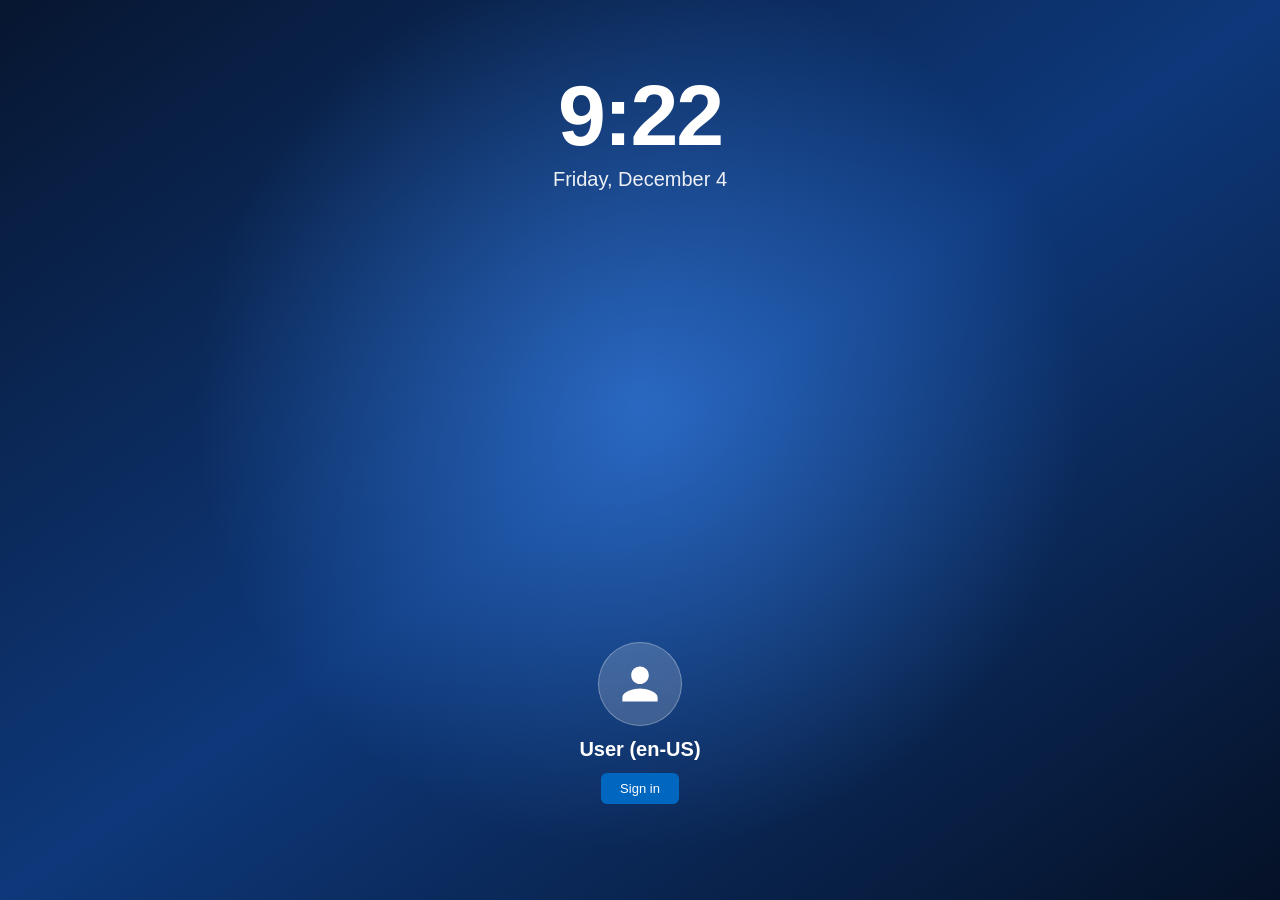
<file: en-US/index.html>
<!DOCTYPE html>
<html lang="en-US" data-theme="light">
<head>
  <meta charset="UTF-8" />
  <meta name="viewport" content="width=device-width, initial-scale=1.0" />
  <title>Windows 11 Simulator (en-US)</title>
  <link rel="stylesheet" href="css/style.css" />
</head>
<body>
  <!-- Night Light Overlay -->
  <div id="night-light-overlay"></div>
  <!-- Brightness Overlay -->
  <div id="brightness-overlay"></div>

  <!-- Lock Screen -->
  <div id="lock-screen" class="lock-screen active">
    <div class="lock-time-container">
      <div id="lock-time" class="lock-time">9:16</div>
      <div id="lock-date" class="lock-date">Wednesday, November 25</div>
    </div>
    <div class="lock-prompt" id="unlock-btn">
      <div class="user-avatar">
        <svg viewBox="0 0 24 24" width="44" height="44" fill="currentColor"><path d="M12 12c2.7 0 4.8-2.1 4.8-4.8S14.7 2.4 12 2.4 7.2 4.5 7.2 7.2 9.3 12 12 12zm0 2.4c-3.2 0-9.6 1.6-9.6 4.8v2.4h19.2v-2.4c0-3.2-6.4-4.8-9.6-4.8z"/></svg>
      </div>
      <div class="user-name">User (en-US)</div>
      <button class="win-btn primary" onclick="System.unlock()">Sign in</button>
    </div>
  </div>

  <!-- Desktop Environment -->
  <div id="desktop" class="desktop wallpaper-bloom">
    <!-- Desktop Icons Grid -->
    <div id="desktop-icons" class="desktop-icons"></div>

    <!-- Windows Layer -->
    <div id="windows-container" class="windows-container"></div>

    <!-- Desktop Context Menu -->
    <div id="context-menu" class="context-menu mica hidden">
      <div class="ctx-item" onclick="System.refreshDesktop()">
        <span>Refresh</span>
        <span class="shortcut">F5</span>
      </div>
      <div class="ctx-separator"></div>
      <div class="ctx-item" onclick="System.createDesktopFolder()">
        <span>New folder</span>
      </div>
      <div class="ctx-item" onclick="Apps.open('notepad')">
        <span>New text document</span>
      </div>
      <div class="ctx-separator"></div>
      <div class="ctx-item" onclick="System.cycleWallpaper()">
        <span>Next desktop background</span>
      </div>
      <div class="ctx-item" onclick="Apps.open('settings', {tab: 'personalization'})">
        <span>Personalize</span>
      </div>
    </div>

    <!-- Start Menu -->
    <div id="start-menu" class="start-menu mica hidden">
      <div class="start-search">
        <svg viewBox="0 0 24 24" width="16" height="16" fill="none" stroke="currentColor" stroke-width="2"><circle cx="11" cy="11" r="7"/><line x1="20" y1="20" x2="16.2" y2="16.2"/></svg>
        <input type="text" id="start-search-input" placeholder="Search for apps, settings, and documents" oninput="System.filterStartApps(this.value)" />
      </div>
      <div class="start-section-header">
        <span>Pinned</span>
        <span class="pill-badge">en-US</span>
      </div>
      <div id="start-pinned-grid" class="start-pinned-grid"></div>
      <div class="start-section-header">
        <span>Recommended</span>
      </div>
      <div id="start-recommended-list" class="start-recommended-list"></div>
      <div class="start-footer">
        <div class="start-user">
          <div class="mini-avatar">U</div>
          <span>Local Account (en-US)</span>
        </div>
        <div class="start-power-actions">
          <button class="icon-btn" title="Lock" onclick="System.lock()">
            <svg viewBox="0 0 24 24" width="18" height="18" fill="none" stroke="currentColor" stroke-width="2"><rect x="5" y="11" width="14" height="10" rx="2"/><path d="M8 11V7a4 4 0 0 1 8 0v4"/></svg>
          </button>
          <button class="icon-btn" title="Restart Simulator" onclick="location.reload()">
            <svg viewBox="0 0 24 24" width="18" height="18" fill="none" stroke="currentColor" stroke-width="2"><path d="M21 12a9 9 0 1 1-3-6.7L21 8"/><polyline points="21 3 21 8 16 8"/></svg>
          </button>
        </div>
      </div>
    </div>

    <!-- Quick Settings Flyout -->
    <div id="quick-settings" class="quick-settings mica hidden">
      <div class="qs-grid">
        <button class="qs-tile active" id="qs-wifi" onclick="System.toggleQuickTile('wifi')">
          <svg viewBox="0 0 24 24" width="18" height="18" fill="none" stroke="currentColor" stroke-width="2"><path d="M5 12.55a11 11 0 0 1 14.08 0"/><path d="M1.42 9a16 16 0 0 1 21.16 0"/><path d="M8.53 16.11a6 6 0 0 1 6.95 0"/><circle cx="12" cy="20" r="1"/></svg>
          <span>Wi-Fi</span>
        </button>
        <button class="qs-tile active" id="qs-bt" onclick="System.toggleQuickTile('bt')">
          <svg viewBox="0 0 24 24" width="18" height="18" fill="none" stroke="currentColor" stroke-width="2"><polyline points="6.5 6.5 17.5 17.5 12 23 12 1 17.5 6.5 6.5 17.5"/></svg>
          <span>Bluetooth</span>
        </button>
        <button class="qs-tile" id="qs-airplane" onclick="System.toggleQuickTile('airplane')">
          <svg viewBox="0 0 24 24" width="18" height="18" fill="none" stroke="currentColor" stroke-width="2"><path d="M17.8 19.2 16 11l3.5-3.5C21 6 21.5 4 21 3c-1-.5-3 0-4.5 1.5L13 8 4.8 6.2c-.5-.1-.9.1-1.1.5l-.3.5c-.2.5-.1 1 .3 1.3L9 12l-2 3H4l-1 1 3 2 2 3 1-1v-3l3-2 3.5 5.3c.3.4.8.5 1.3.3l.5-.2c.4-.3.6-.7.5-1.2z"/></svg>
          <span>Airplane mode</span>
        </button>
        <button class="qs-tile" id="qs-night" onclick="System.toggleNightLight()">
          <svg viewBox="0 0 24 24" width="18" height="18" fill="none" stroke="currentColor" stroke-width="2"><path d="M12 3a6 6 0 0 0 9 9 9 9 0 1 1-9-9Z"/></svg>
          <span>Night light</span>
        </button>
        <button class="qs-tile" id="qs-theme" onclick="System.toggleTheme()">
          <svg viewBox="0 0 24 24" width="18" height="18" fill="none" stroke="currentColor" stroke-width="2"><circle cx="12" cy="12" r="4"/><path d="M12 2v2M12 20v2M4.93 4.93l1.41 1.41M17.66 17.66l1.41 1.41M2 12h2M20 12h2M6.34 17.66l-1.41 1.41M19.07 4.93l-1.41 1.41"/></svg>
          <span id="qs-theme-label">Dark mode</span>
        </button>
        <button class="qs-tile" onclick="Apps.open('settings')">
          <svg viewBox="0 0 24 24" width="18" height="18" fill="none" stroke="currentColor" stroke-width="2"><circle cx="12" cy="12" r="3"/><path d="M19.4 15a1.65 1.65 0 0 0 .33 1.82l.06.06a2 2 0 1 1-2.83 2.83l-.06-.06a1.65 1.65 0 0 0-1.82-.33 1.65 1.65 0 0 0-1 1.51V21a2 2 0 0 1-4 0v-.09A1.65 1.65 0 0 0 9 19.4a1.65 1.65 0 0 0-1.82.33l-.06.06a2 2 0 1 1-2.83-2.83l.06-.06a1.65 1.65 0 0 0 .33-1.82 1.65 1.65 0 0 0-1.51-1H3a2 2 0 0 1 0-4h.09A1.65 1.65 0 0 0 4.6 9a1.65 1.65 0 0 0-.33-1.82l-.06-.06a2 2 0 1 1 2.83-2.83l.06.06a1.65 1.65 0 0 0 1.82.33H9a1.65 1.65 0 0 0 1-1.51V3a2 2 0 0 1 4 0v.09a1.65 1.65 0 0 0 1 1.51 1.65 1.65 0 0 0 1.82-.33l.06-.06a2 2 0 1 1 2.83 2.83l-.06.06a1.65 1.65 0 0 0-.33 1.82V9a1.65 1.65 0 0 0 1.51 1H21a2 2 0 0 1 0 4h-.09a1.65 1.65 0 0 0-1.51 1z"/></svg>
          <span>All settings</span>
        </button>
      </div>
      <div class="qs-sliders">
        <div class="qs-slider-row">
          <svg viewBox="0 0 24 24" width="18" height="18" fill="none" stroke="currentColor" stroke-width="2"><circle cx="12" cy="12" r="4"/><path d="M12 2v2M12 20v2M2 12h2M20 12h2"/></svg>
          <input type="range" min="30" max="100" value="100" oninput="System.setBrightness(this.value)" />
        </div>
        <div class="qs-slider-row">
          <svg viewBox="0 0 24 24" width="18" height="18" fill="none" stroke="currentColor" stroke-width="2"><polygon points="11 5 6 9 2 9 2 15 6 15 11 19 11 5"/><path d="M15.54 8.46a5 5 0 0 1 0 7.07"/><path d="M19.07 4.93a10 10 0 0 1 0 14.14"/></svg>
          <input type="range" min="0" max="100" value="75" id="volume-slider" oninput="document.getElementById('vol-pct').textContent = this.value + '%'" />
          <span id="vol-pct" class="slider-val">75%</span>
        </div>
      </div>
      <div class="qs-footer">
        <span>Battery: 94% remaining</span>
      </div>
    </div>

    <!-- Calendar & Notifications Flyout -->
    <div id="calendar-flyout" class="calendar-flyout mica hidden">
      <div class="notif-panel">
        <div class="notif-header">
          <span>Notifications</span>
          <button class="text-btn" onclick="System.clearNotifications()">Clear all</button>
        </div>
        <div id="notif-list" class="notif-list">
          <div class="notif-card">
            <div class="notif-title">Windows Security</div>
            <div class="notif-body">No actions needed. Regional locale set to English (United States) [en-US].</div>
          </div>
        </div>
      </div>
      <div class="cal-panel">
        <div id="cal-full-date" class="cal-full-date">Wednesday, November 25, 2026</div>
        <div id="cal-grid" class="cal-grid"></div>
      </div>
    </div>

    <!-- Toast Container -->
    <div id="toast-container" class="toast-container"></div>

    <!-- Taskbar -->
    <div id="taskbar" class="taskbar mica">
      <div class="taskbar-left">
        <button class="tb-widget-btn" onclick="System.notify('Weather (en-US)', '72°F Sunny • United States')" title="Weather">
          <span class="weather-sun">☀</span>
          <div class="weather-info">
            <span class="weather-temp">72°F</span>
            <span class="weather-desc">Sunny</span>
          </div>
        </button>
      </div>

      <div class="taskbar-center" id="taskbar-apps">
        <!-- Start Button -->
        <button class="tb-icon-btn" id="start-btn" title="Start" onclick="System.toggleFlyout('start-menu')">
          <svg viewBox="0 0 24 24" width="22" height="22">
            <rect x="2" y="2" width="9.2" height="9.2" rx="1.2" fill="#0078D4"/>
            <rect x="12.8" y="2" width="9.2" height="9.2" rx="1.2" fill="#0078D4"/>
            <rect x="2" y="12.8" width="9.2" height="9.2" rx="1.2" fill="#0078D4"/>
            <rect x="12.8" y="12.8" width="9.2" height="9.2" rx="1.2" fill="#0078D4"/>
          </svg>
        </button>
        <!-- Pinned & Running App Icons injected by JS -->
        <div id="taskbar-pinned-list" class="taskbar-pinned-list"></div>
      </div>

      <div class="taskbar-right">
        <div class="tray-lang" title="Keyboard layout: English (United States)">
          <span>ENG</span>
          <span>US</span>
        </div>
        <button class="tray-group" onclick="System.toggleFlyout('quick-settings')" title="Quick Settings">
          <svg viewBox="0 0 24 24" width="16" height="16" fill="none" stroke="currentColor" stroke-width="2"><path d="M5 12.55a11 11 0 0 1 14.08 0"/><path d="M8.53 16.11a6 6 0 0 1 6.95 0"/><circle cx="12" cy="20" r="1"/></svg>
          <svg viewBox="0 0 24 24" width="16" height="16" fill="none" stroke="currentColor" stroke-width="2"><polygon points="11 5 6 9 2 9 2 15 6 15 11 19 11 5"/><path d="M15.54 8.46a5 5 0 0 1 0 7.07"/></svg>
          <svg viewBox="0 0 24 24" width="16" height="16" fill="none" stroke="currentColor" stroke-width="2"><rect x="2" y="7" width="18" height="10" rx="2"/><line x1="22" y1="11" x2="22" y2="13"/><rect x="4" y="9" width="13" height="6" fill="currentColor"/></svg>
        </button>
        <button class="tray-clock" onclick="System.toggleFlyout('calendar-flyout')" title="Date and Time (en-US)">
          <span id="tb-time">9:16 PM</span>
          <span id="tb-date">11/25/2026</span>
        </button>
        <button class="show-desktop-sliver" onclick="WindowManager.minimizeAll()" title="Show desktop"></button>
      </div>
    </div>
  </div>

  <script src="js/wm.js"></script>
  <script src="js/apps.js"></script>
  <script src="js/system.js"></script>
</body>
</html>
</file>
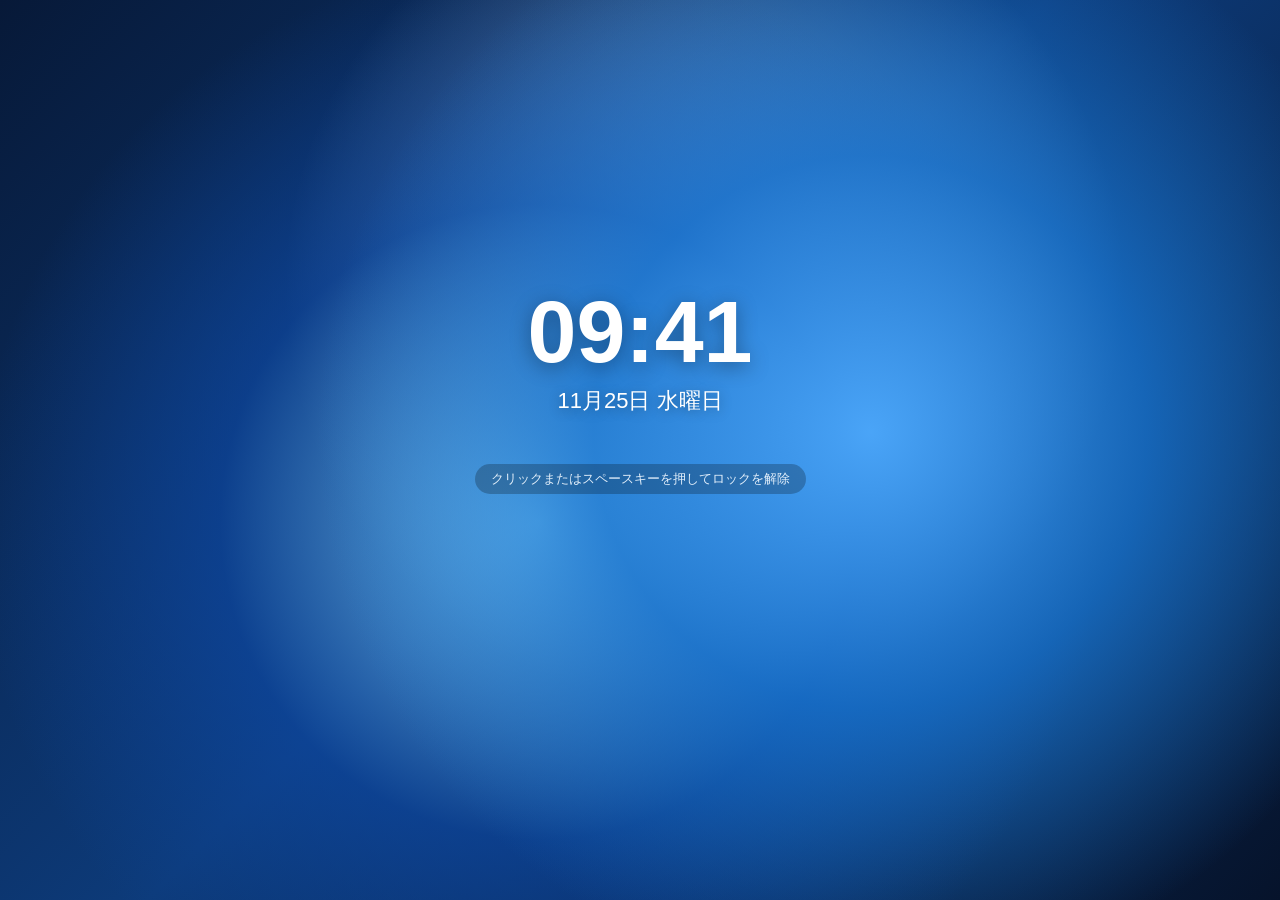
<file: ja-JP/index.html>
<!DOCTYPE html>
<html lang="ja">
<head>
  <meta charset="UTF-8" />
  <meta name="viewport" content="width=device-width, initial-scale=1.0" />
  <title>Windows 11 シミュレータ (ja-JP)</title>
  <link rel="stylesheet" href="styles.css" />
</head>
<body class="theme-light wallpaper-bloom">
  <!-- 電源・ブート画面 -->
  <div id="power-screen" class="power-screen hidden">
    <div class="boot-logo">
      <svg viewBox="0 0 88 88" width="72" height="72">
        <rect x="0" y="0" width="41" height="41" fill="#0078D4"/>
        <rect x="47" y="0" width="41" height="41" fill="#0078D4"/>
        <rect x="0" y="47" width="41" height="41" fill="#0078D4"/>
        <rect x="47" y="47" width="41" height="41" fill="#0078D4"/>
      </svg>
    </div>
    <div class="boot-spinner"></div>
    <div id="power-status-text" class="power-status-text">再起動しています...</div>
    <button id="power-on-btn" class="power-on-btn hidden">電源を入れる</button>
  </div>

  <!-- ロック画面 -->
  <div id="lock-screen" class="lock-screen">
    <div class="lock-overlay" id="lock-clock-view">
      <div class="lock-time" id="lock-time">09:41</div>
      <div class="lock-date" id="lock-date">11月25日 水曜日</div>
      <div class="lock-hint">クリックまたはスペースキーを押してロックを解除</div>
    </div>
    <div class="login-overlay hidden" id="lock-login-view">
      <div class="login-avatar">
        <svg viewBox="0 0 24 24" width="64" height="64" fill="currentColor">
          <path d="M12 12c2.76 0 5-2.24 5-5s-2.24-5-5-5-5 2.24-5 5 2.24 5 5 5zm0 2c-3.33 0-10 1.67-10 5v3h20v-3c0-3.33-6.67-5-10-5z"/>
        </svg>
      </div>
      <div class="login-username">ユーザー (Windows 11)</div>
      <div class="login-form">
        <input type="password" id="login-pin" placeholder="PIN (任意・空欄でも可)" maxlength="12" />
        <button id="login-submit" title="サインイン">→</button>
      </div>
      <div class="login-sub">サインイン オプション: PIN / パスワード</div>
    </div>
  </div>

  <!-- デスクトップ領域 -->
  <div id="desktop" class="desktop">
    <!-- 夜間モードオーバーレイ -->
    <div id="night-light-overlay" class="night-light-overlay"></div>

    <!-- デスクトップアイコン -->
    <div id="desktop-icons" class="desktop-icons"></div>

    <!-- コンテキストメニュー（右クリック） -->
    <div id="context-menu" class="context-menu hidden">
      <div class="ctx-item" data-action="view-toggle">表示アイコンサイズ切替</div>
      <div class="ctx-item" data-action="sort-icons">名前の順に並べ替え</div>
      <div class="ctx-item" data-action="refresh">最新の情報に更新 (F5)</div>
      <div class="ctx-sep"></div>
      <div class="ctx-item" data-action="new-folder">新規作成 → フォルダー</div>
      <div class="ctx-item" data-action="new-txt">新規作成 → テキスト ドキュメント</div>
      <div class="ctx-sep"></div>
      <div class="ctx-item" data-action="open-settings">個人用設定</div>
      <div class="ctx-item" data-action="open-terminal">ターミナルで開く</div>
    </div>

    <!-- アプリウィンドウコンテナ -->
    <div id="windows-container" class="windows-container"></div>

    <!-- ウィジェットパネル -->
    <div id="widgets-panel" class="flyout-panel widgets-panel hidden">
      <div class="widgets-header">
        <span id="widgets-date-title">2026年11月25日</span>
        <span class="widgets-badge">ja-JP</span>
      </div>
      <div class="widgets-grid">
        <div class="widget-card weather-card">
          <div class="widget-title">天気 — 東京</div>
          <div class="weather-main">
            <span class="weather-icon">☀️</span>
            <span class="weather-temp">15°C</span>
            <span class="weather-desc">晴れ / 湿度 42%</span>
          </div>
          <div class="weather-forecast">
            <div><span>木</span><span>🌤️ 14°</span></div>
            <div><span>金</span><span>🌧️ 11°</span></div>
            <div><span>土</span><span>☀️ 16°</span></div>
            <div><span>日</span><span>☀️ 17°</span></div>
          </div>
        </div>
        <div class="widget-card">
          <div class="widget-title">クイックメモ</div>
          <textarea id="widget-memo" class="widget-memo" placeholder="ここにメモを入力..."></textarea>
        </div>
        <div class="widget-card">
          <div class="widget-title">システムモニター</div>
          <div class="widget-stat"><span>CPU 使用率</span><span id="widget-cpu">14%</span></div>
          <div class="progress-bar"><div id="widget-cpu-bar" class="progress-fill" style="width:14%"></div></div>
          <div class="widget-stat" style="margin-top:8px;"><span>メモリ (16.0 GB)</span><span id="widget-ram">42%</span></div>
          <div class="progress-bar"><div id="widget-ram-bar" class="progress-fill" style="width:42%"></div></div>
        </div>
        <div class="widget-card">
          <div class="widget-title">日本のニュース</div>
          <ul class="news-list">
            <li>次世代AIデスクトップ体験の進化とクラウド連携</li>
            <li>関東地方は週末にかけて秋晴れの行楽日和に</li>
            <li>国内ソフトウェア開発における日本語ローカライズ動向</li>
          </ul>
        </div>
      </div>
    </div>

    <!-- スタートメニュー -->
    <div id="start-menu" class="flyout-panel start-menu hidden">
      <div class="start-search-box">
        <span class="search-icon">🔍</span>
        <input type="text" id="start-search-input" placeholder="アプリ、設定、ドキュメントを検索" />
      </div>
      <div class="start-section-header">
        <span>ピン留め済み</span>
        <button id="start-all-apps-btn" class="pill-btn">すべてのアプリ &gt;</button>
      </div>
      <div id="start-pinned-grid" class="start-pinned-grid"></div>
      <div class="start-section-header">
        <span>おすすめ</span>
      </div>
      <div id="start-recommended-list" class="start-recommended-list"></div>
      <div class="start-footer">
        <div class="start-user">
          <div class="start-user-avatar">ユ</div>
          <span>ユーザー</span>
        </div>
        <div class="start-power-wrapper">
          <button id="start-power-btn" class="icon-btn" title="電源">⏻</button>
          <div id="power-menu" class="power-menu hidden">
            <div class="power-item" data-power="lock">🔒 ロック</div>
            <div class="power-item" data-power="sleep">🌙 スリープ</div>
            <div class="power-item" data-power="shutdown">⏻ シャットダウン</div>
            <div class="power-item" data-power="restart">🔄 再起動</div>
          </div>
        </div>
      </div>
    </div>

    <!-- クイック設定フライアウト -->
    <div id="quick-settings" class="flyout-panel quick-settings hidden">
      <div class="qs-grid">
        <button class="qs-tile active" data-qs="wifi">
          <span class="qs-icon">📶</span>
          <span class="qs-label">Wi-Fi</span>
        </button>
        <button class="qs-tile active" data-qs="bluetooth">
          <span class="qs-icon">ᛒ</span>
          <span class="qs-label">Bluetooth</span>
        </button>
        <button class="qs-tile" data-qs="airplane">
          <span class="qs-icon">✈️</span>
          <span class="qs-label">機内モード</span>
        </button>
        <button class="qs-tile" data-qs="battery">
          <span class="qs-icon">🔋</span>
          <span class="qs-label">バッテリー節約</span>
        </button>
        <button class="qs-tile" data-qs="night">
          <span class="qs-icon">🌙</span>
          <span class="qs-label">夜間モード</span>
        </button>
        <button class="qs-tile" data-qs="theme">
          <span class="qs-icon">🌓</span>
          <span class="qs-label">ダークテーマ</span>
        </button>
      </div>
      <div class="qs-sliders">
        <div class="qs-slider-row">
          <span>☀️</span>
          <input type="range" id="brightness-slider" min="40" max="100" value="100" title="明るさ" />
          <span id="brightness-val">100%</span>
        </div>
        <div class="qs-slider-row">
          <span>🔊</span>
          <input type="range" id="volume-slider" min="0" max="100" value="75" title="音量" />
          <span id="volume-val">75%</span>
        </div>
      </div>
      <div class="qs-footer">
        <span>🔋 94% 残り約 8 時間</span>
        <button id="qs-open-settings" class="icon-btn" title="すべての設定">⚙️</button>
      </div>
    </div>

    <!-- 通知センター・カレンダー -->
    <div id="notification-center" class="flyout-panel notification-center hidden">
      <div class="notif-section">
        <div class="notif-header">
          <span>通知</span>
          <button id="clear-notifs-btn" class="pill-btn">すべてクリア</button>
        </div>
        <div id="notif-list" class="notif-list"></div>
      </div>
      <div class="calendar-section">
        <div class="cal-header">
          <span id="cal-full-date">2026年11月25日 水曜日</span>
          <div class="cal-nav">
            <button id="cal-prev" class="icon-btn">▲</button>
            <button id="cal-next" class="icon-btn">▼</button>
          </div>
        </div>
        <div id="cal-month-label" class="cal-month-label">2026年 11月</div>
        <div class="cal-weekdays">
          <span>日</span><span>月</span><span>火</span><span>水</span><span>木</span><span>金</span><span>土</span>
        </div>
        <div id="cal-days" class="cal-days"></div>
      </div>
    </div>

    <!-- タスクバー -->
    <div id="taskbar" class="taskbar">
      <div class="taskbar-left">
        <button id="tb-widgets-btn" class="tb-widget-btn" title="ウィジェット">
          <span>☀️</span>
          <div class="tb-weather-text">
            <strong>15°C</strong>
            <span>晴れ</span>
          </div>
        </button>
      </div>

      <div class="taskbar-center">
        <button id="tb-start-btn" class="tb-icon-btn" title="スタート">
          <svg viewBox="0 0 24 24" width="22" height="22">
            <rect x="2" y="2" width="9" height="9" rx="1.5" fill="#0078D4"/>
            <rect x="13" y="2" width="9" height="9" rx="1.5" fill="#0078D4"/>
            <rect x="2" y="13" width="9" height="9" rx="1.5" fill="#0078D4"/>
            <rect x="13" y="13" width="9" height="9" rx="1.5" fill="#0078D4"/>
          </svg>
        </button>
        <div id="tb-search-pill" class="tb-search-pill">
          <span>🔍</span>
          <span>検索</span>
        </div>
        <div id="tb-apps" class="tb-apps"></div>
      </div>

      <div class="taskbar-right">
        <button id="tb-ime-btn" class="tb-tray-btn" title="Microsoft IME (日本語 / 半角英数切替)">あ</button>
        <button id="tb-qs-btn" class="tb-tray-btn" title="クイック設定">
          <span>📶</span>
          <span>🔊</span>
          <span>🔋</span>
        </button>
        <button id="tb-clock-btn" class="tb-clock-btn" title="日付と時刻・通知">
          <span id="tb-time">09:41</span>
          <span id="tb-date">2026/11/25</span>
        </button>
        <div id="tb-show-desktop" class="tb-show-desktop" title="デスクトップの表示"></div>
      </div>
    </div>
  </div>

  <script src="app.js"></script>
</body>
</html>
</file>
<file: en-US/css/style.css>
/* Windows 11 Fluent Design System (en-US) */
:root {
  --bg-mica: rgba(243, 243, 243, 0.84);
  --bg-solid: #f3f3f3;
  --bg-card: rgba(255, 255, 255, 0.78);
  --bg-card-hover: rgba(255, 255, 255, 0.95);
  --bg-input: #ffffff;
  --text-primary: #1a1a1a;
  --text-secondary: #5c5c5c;
  --border-subtle: rgba(0, 0, 0, 0.08);
  --border-strong: rgba(0, 0, 0, 0.14);
  --accent: #0067c0;
  --accent-hover: #005a9e;
  --accent-text: #ffffff;
  --shadow-window: 0 16px 40px rgba(0, 0, 0, 0.22), 0 2px 8px rgba(0, 0, 0, 0.08);
  --shadow-flyout: 0 12px 32px rgba(0, 0, 0, 0.2);
  --radius-win: 10px;
  --radius-sm: 6px;
}

[data-theme="dark"] {
  --bg-mica: rgba(32, 32, 32, 0.84);
  --bg-solid: #202020;
  --bg-card: rgba(45, 45, 45, 0.72);
  --bg-card-hover: rgba(58, 58, 58, 0.9);
  --bg-input: #2d2d2d;
  --text-primary: #f5f5f5;
  --text-secondary: #b0b0b0;
  --border-subtle: rgba(255, 255, 255, 0.09);
  --border-strong: rgba(255, 255, 255, 0.16);
  --accent: #4cc2ff;
  --accent-hover: #3ab3f0;
  --accent-text: #000000;
}

* {
  box-sizing: border-box;
  margin: 0;
  padding: 0;
  user-select: none;
  font-family: "Segoe UI Variable", "Segoe UI", -apple-system, BlinkMacSystemFont, Roboto, sans-serif;
}

body, html {
  width: 100vw;
  height: 100vh;
  overflow: hidden;
  color: var(--text-primary);
}

.hidden {
  display: none !important;
}

.mica {
  background: var(--bg-mica);
  backdrop-filter: blur(24px) saturate(160%);
  -webkit-backdrop-filter: blur(24px) saturate(160%);
  border: 1px solid var(--border-subtle);
}

/* Overlays */
#night-light-overlay {
  position: fixed;
  inset: 0;
  background: rgba(255, 145, 40, 0.22);
  pointer-events: none;
  z-index: 99998;
  opacity: 0;
  transition: opacity 0.35s ease;
}
#night-light-overlay.active {
  opacity: 1;
}

#brightness-overlay {
  position: fixed;
  inset: 0;
  background: #000;
  pointer-events: none;
  z-index: 99997;
  opacity: 0;
}

/* Wallpapers */
.wallpaper-bloom {
  background:
    radial-gradient(circle at 52% 48%, #4da6ff 0%, transparent 45%),
    radial-gradient(circle at 38% 58%, #0052cc 0%, transparent 50%),
    radial-gradient(circle at 65% 42%, #7cc4ff 0%, transparent 48%),
    linear-gradient(135deg, #071938 0%, #0f3a7d 50%, #06132b 100%);
}
.wallpaper-sunset {
  background:
    radial-gradient(circle at 60% 35%, #ff9a5a 0%, transparent 45%),
    radial-gradient(circle at 35% 65%, #8a2be2 0%, transparent 55%),
    linear-gradient(135deg, #1d1135 0%, #5b247a 55%, #c850c0 100%);
}
.wallpaper-emerald {
  background:
    radial-gradient(circle at 48% 50%, #2dd4bf 0%, transparent 45%),
    radial-gradient(circle at 65% 60%, #0f766e 0%, transparent 55%),
    linear-gradient(135deg, #041f1e 0%, #0b3b36 55%, #062825 100%);
}

/* Lock Screen */
.lock-screen {
  position: fixed;
  inset: 0;
  z-index: 9000;
  background:
    radial-gradient(circle at 50% 45%, rgba(65, 145, 255, 0.55) 0%, transparent 55%),
    linear-gradient(145deg, #071630 0%, #0e387a 50%, #051126 100%);
  color: #fff;
  display: flex;
  flex-direction: column;
  align-items: center;
  justify-content: space-between;
  padding: 72px 24px 96px;
  transition: transform 0.45s cubic-bezier(0.22, 1, 0.36, 1), opacity 0.4s ease;
}
.lock-screen.unlocked {
  transform: translateY(-100%);
  opacity: 0;
  pointer-events: none;
}
.lock-time-container {
  text-align: center;
}
.lock-time {
  font-size: 86px;
  font-weight: 600;
  line-height: 1;
  letter-spacing: -2px;
}
.lock-date {
  font-size: 20px;
  font-weight: 400;
  margin-top: 10px;
  opacity: 0.92;
}
.lock-prompt {
  display: flex;
  flex-direction: column;
  align-items: center;
  gap: 12px;
}
.user-avatar {
  width: 84px;
  height: 84px;
  border-radius: 50%;
  background: rgba(255, 255, 255, 0.18);
  backdrop-filter: blur(12px);
  display: flex;
  align-items: center;
  justify-content: center;
  border: 1px solid rgba(255, 255, 255, 0.3);
}
.user-name {
  font-size: 20px;
  font-weight: 600;
}

/* Buttons */
.win-btn {
  padding: 7px 18px;
  border-radius: var(--radius-sm);
  border: 1px solid var(--border-strong);
  background: var(--bg-card);
  color: var(--text-primary);
  font-size: 13px;
  font-weight: 500;
  cursor: pointer;
  transition: background 0.15s, transform 0.1s;
}
.win-btn:hover {
  background: var(--bg-card-hover);
}
.win-btn:active {
  transform: scale(0.98);
}
.win-btn.primary {
  background: var(--accent);
  color: var(--accent-text);
  border-color: transparent;
}
.win-btn.primary:hover {
  background: var(--accent-hover);
}

/* Desktop */
.desktop {
  position: relative;
  width: 100vw;
  height: 100vh;
  overflow: hidden;
  transition: background 0.4s ease;
}

.desktop-icons {
  position: absolute;
  top: 12px;
  left: 12px;
  bottom: 60px;
  display: flex;
  flex-direction: column;
  flex-wrap: wrap;
  align-content: flex-start;
  gap: 8px;
  z-index: 5;
}

.desktop-icon {
  width: 82px;
  padding: 8px 4px;
  border-radius: var(--radius-sm);
  display: flex;
  flex-direction: column;
  align-items: center;
  gap: 6px;
  cursor: pointer;
  border: 1px solid transparent;
  transition: background 0.12s;
}
.desktop-icon:hover {
  background: rgba(255, 255, 255, 0.14);
  border-color: rgba(255, 255, 255, 0.2);
}
.desktop-icon.selected {
  background: rgba(255, 255, 255, 0.24);
  border-color: rgba(255, 255, 255, 0.35);
}
.desktop-icon span {
  font-size: 12px;
  color: #ffffff;
  text-align: center;
  text-shadow: 0 1px 3px rgba(0, 0, 0, 0.85);
  line-height: 1.25;
  word-break: break-word;
}

/* Context Menu */
.context-menu {
  position: fixed;
  width: 220px;
  padding: 5px;
  border-radius: 8px;
  box-shadow: var(--shadow-flyout);
  z-index: 8000;
}
.ctx-item {
  padding: 7px 12px;
  border-radius: 5px;
  font-size: 13px;
  display: flex;
  justify-content: space-between;
  align-items: center;
  cursor: pointer;
}
.ctx-item:hover {
  background: var(--bg-card-hover);
}
.ctx-item .shortcut {
  font-size: 11px;
  color: var(--text-secondary);
}
.ctx-separator {
  height: 1px;
  background: var(--border-subtle);
  margin: 4px 8px;
}

/* Taskbar */
.taskbar {
  position: fixed;
  bottom: 0;
  left: 0;
  right: 0;
  height: 48px;
  z-index: 7000;
  display: flex;
  align-items: center;
  justify-content: space-between;
  padding: 0 8px 0 12px;
  border-top: 1px solid var(--border-subtle);
}

.taskbar-left, .taskbar-right {
  display: flex;
  align-items: center;
  gap: 4px;
}

.tb-widget-btn {
  display: flex;
  align-items: center;
  gap: 8px;
  background: transparent;
  border: none;
  color: var(--text-primary);
  padding: 4px 10px;
  border-radius: var(--radius-sm);
  cursor: pointer;
}
.tb-widget-btn:hover {
  background: var(--bg-card);
}
.weather-sun {
  font-size: 18px;
  color: #f59e0b;
}
.weather-info {
  display: flex;
  flex-direction: column;
  align-items: flex-start;
  font-size: 11px;
  line-height: 1.2;
}
.weather-temp {
  font-weight: 600;
}
.weather-desc {
  color: var(--text-secondary);
}

.taskbar-center {
  display: flex;
  align-items: center;
  gap: 4px;
}
.taskbar-pinned-list {
  display: flex;
  align-items: center;
  gap: 4px;
}

.tb-icon-btn {
  position: relative;
  width: 40px;
  height: 40px;
  border-radius: var(--radius-sm);
  border: none;
  background: transparent;
  display: flex;
  align-items: center;
  justify-content: center;
  cursor: pointer;
  transition: background 0.15s, transform 0.1s;
}
.tb-icon-btn:hover {
  background: var(--bg-card);
}
.tb-icon-btn:active svg {
  transform: scale(0.88);
}
.tb-icon-btn.running::after {
  content: "";
  position: absolute;
  bottom: 2px;
  width: 6px;
  height: 3px;
  border-radius: 2px;
  background: var(--text-secondary);
  transition: width 0.2s, background 0.2s;
}
.tb-icon-btn.active {
  background: var(--bg-card);
}
.tb-icon-btn.active::after {
  width: 16px;
  background: var(--accent);
}

.tray-lang {
  display: flex;
  flex-direction: column;
  align-items: center;
  font-size: 10px;
  font-weight: 600;
  line-height: 1.15;
  padding: 4px 6px;
  border-radius: 4px;
  cursor: default;
}
.tray-group {
  display: flex;
  align-items: center;
  gap: 8px;
  padding: 6px 8px;
  border-radius: var(--radius-sm);
  border: none;
  background: transparent;
  color: var(--text-primary);
  cursor: pointer;
}
.tray-group:hover, .tray-clock:hover {
  background: var(--bg-card);
}
.tray-clock {
  display: flex;
  flex-direction: column;
  align-items: flex-end;
  padding: 4px 8px;
  border-radius: var(--radius-sm);
  border: none;
  background: transparent;
  color: var(--text-primary);
  font-size: 11px;
  line-height: 1.25;
  cursor: pointer;
}
.show-desktop-sliver {
  width: 6px;
  height: 32px;
  border: none;
  border-left: 1px solid var(--border-subtle);
  background: transparent;
  cursor: pointer;
  margin-left: 2px;
}
.show-desktop-sliver:hover {
  background: var(--bg-card);
}

/* Start Menu */
.start-menu {
  position: fixed;
  bottom: 58px;
  left: 50%;
  transform: translateX(-50%);
  width: 580px;
  max-width: calc(100vw - 24px);
  border-radius: 12px;
  box-shadow: var(--shadow-flyout);
  z-index: 6500;
  display: flex;
  flex-direction: column;
  overflow: hidden;
  animation: flyUp 0.2s cubic-bezier(0.16, 1, 0.3, 1);
}

@keyframes flyUp {
  from { opacity: 0; transform: translate(-50%, 16px); }
  to { opacity: 1; transform: translate(-50%, 0); }
}

.start-search {
  margin: 22px 24px 12px;
  padding: 8px 14px;
  border-radius: 20px;
  background: var(--bg-input);
  border: 1px solid var(--border-strong);
  display: flex;
  align-items: center;
  gap: 10px;
}
.start-search input {
  border: none;
  outline: none;
  background: transparent;
  color: var(--text-primary);
  font-size: 13px;
  width: 100%;
  user-select: text;
}

.start-section-header {
  padding: 8px 32px;
  display: flex;
  justify-content: space-between;
  align-items: center;
  font-size: 13px;
  font-weight: 600;
}
.pill-badge {
  font-size: 11px;
  padding: 2px 8px;
  border-radius: 4px;
  background: var(--bg-card);
  border: 1px solid var(--border-subtle);
  font-weight: 500;
}

.start-pinned-grid {
  display: grid;
  grid-template-columns: repeat(6, 1fr);
  gap: 6px;
  padding: 8px 24px 16px;
}
.start-app-item {
  display: flex;
  flex-direction: column;
  align-items: center;
  gap: 6px;
  padding: 10px 4px;
  border-radius: var(--radius-sm);
  cursor: pointer;
  text-align: center;
}
.start-app-item:hover {
  background: var(--bg-card);
}
.start-app-item span {
  font-size: 11.5px;
  line-height: 1.2;
}

.start-recommended-list {
  display: grid;
  grid-template-columns: 1fr 1fr;
  gap: 6px;
  padding: 6px 28px 20px;
}
.rec-item {
  display: flex;
  align-items: center;
  gap: 10px;
  padding: 8px 10px;
  border-radius: var(--radius-sm);
  cursor: pointer;
}
.rec-item:hover {
  background: var(--bg-card);
}
.rec-meta {
  display: flex;
  flex-direction: column;
}
.rec-title {
  font-size: 12.5px;
  font-weight: 500;
}
.rec-sub {
  font-size: 11px;
  color: var(--text-secondary);
}

.start-footer {
  padding: 12px 32px;
  background: rgba(0, 0, 0, 0.04);
  border-top: 1px solid var(--border-subtle);
  display: flex;
  justify-content: space-between;
  align-items: center;
}
.start-user {
  display: flex;
  align-items: center;
  gap: 10px;
  font-size: 12.5px;
  font-weight: 500;
}
.mini-avatar {
  width: 28px;
  height: 28px;
  border-radius: 50%;
  background: var(--accent);
  color: var(--accent-text);
  display: flex;
  align-items: center;
  justify-content: center;
  font-weight: 600;
  font-size: 12px;
}
.start-power-actions {
  display: flex;
  gap: 6px;
}
.icon-btn {
  width: 32px;
  height: 32px;
  border-radius: var(--radius-sm);
  border: none;
  background: transparent;
  color: var(--text-primary);
  display: flex;
  align-items: center;
  justify-content: center;
  cursor: pointer;
}
.icon-btn:hover {
  background: var(--bg-card);
}

/* Quick Settings */
.quick-settings {
  position: fixed;
  bottom: 58px;
  right: 12px;
  width: 340px;
  border-radius: 12px;
  box-shadow: var(--shadow-flyout);
  z-index: 6500;
  padding: 18px;
  display: flex;
  flex-direction: column;
  gap: 18px;
}
.qs-grid {
  display: grid;
  grid-template-columns: repeat(3, 1fr);
  gap: 10px;
}
.qs-tile {
  display: flex;
  flex-direction: column;
  align-items: center;
  justify-content: center;
  gap: 8px;
  padding: 12px 6px;
  border-radius: 8px;
  border: 1px solid var(--border-subtle);
  background: var(--bg-card);
  color: var(--text-primary);
  font-size: 11.5px;
  cursor: pointer;
  transition: background 0.15s;
}
.qs-tile.active {
  background: var(--accent);
  color: var(--accent-text);
  border-color: transparent;
}
.qs-sliders {
  display: flex;
  flex-direction: column;
  gap: 14px;
}
.qs-slider-row {
  display: flex;
  align-items: center;
  gap: 12px;
}
.qs-slider-row input[type="range"] {
  flex: 1;
  accent-color: var(--accent);
}
.slider-val {
  font-size: 11px;
  width: 30px;
  text-align: right;
}
.qs-footer {
  font-size: 11.5px;
  color: var(--text-secondary);
  border-top: 1px solid var(--border-subtle);
  padding-top: 10px;
}

/* Calendar & Notifications */
.calendar-flyout {
  position: fixed;
  bottom: 58px;
  right: 12px;
  width: 330px;
  border-radius: 12px;
  box-shadow: var(--shadow-flyout);
  z-index: 6500;
  display: flex;
  flex-direction: column;
  overflow: hidden;
}
.notif-panel {
  padding: 16px;
  border-bottom: 1px solid var(--border-subtle);
  max-height: 220px;
  overflow-y: auto;
}
.notif-header {
  display: flex;
  justify-content: space-between;
  align-items: center;
  font-size: 13px;
  font-weight: 600;
  margin-bottom: 10px;
}
.text-btn {
  background: none;
  border: none;
  color: var(--accent);
  font-size: 12px;
  cursor: pointer;
}
.notif-card {
  background: var(--bg-card);
  padding: 10px;
  border-radius: 6px;
  margin-bottom: 8px;
  border: 1px solid var(--border-subtle);
}
.notif-title {
  font-size: 12px;
  font-weight: 600;
  margin-bottom: 3px;
}
.notif-body {
  font-size: 11.5px;
  color: var(--text-secondary);
}
.cal-panel {
  padding: 16px;
}
.cal-full-date {
  font-size: 13px;
  font-weight: 600;
  margin-bottom: 12px;
}
.cal-grid {
  display: grid;
  grid-template-columns: repeat(7, 1fr);
  gap: 4px;
  text-align: center;
  font-size: 12px;
}
.cal-day-name {
  font-weight: 600;
  color: var(--text-secondary);
  padding-bottom: 4px;
}
.cal-day {
  padding: 6px 0;
  border-radius: 50%;
}
.cal-day.today {
  background: var(--accent);
  color: var(--accent-text);
  font-weight: 600;
}

/* Windows */
.windows-container {
  position: absolute;
  inset: 0 0 48px 0;
  pointer-events: none;
}

.win-window {
  position: absolute;
  pointer-events: auto;
  background: var(--bg-solid);
  border: 1px solid var(--border-strong);
  border-radius: var(--radius-win);
  box-shadow: var(--shadow-window);
  display: flex;
  flex-direction: column;
  overflow: hidden;
  min-width: 320px;
  min-height: 220px;
  transition: opacity 0.15s ease, transform 0.15s ease;
}
.win-window.minimized {
  opacity: 0;
  transform: scale(0.92) translateY(40px);
  pointer-events: none;
}
.win-window.maximized {
  top: 0 !important;
  left: 0 !important;
  width: 100% !important;
  height: 100% !important;
  border-radius: 0;
}

.win-titlebar {
  height: 36px;
  background: var(--bg-mica);
  display: flex;
  align-items: center;
  justify-content: space-between;
  padding-left: 12px;
  border-bottom: 1px solid var(--border-subtle);
  cursor: default;
}
.win-title-left {
  display: flex;
  align-items: center;
  gap: 8px;
  font-size: 12.5px;
  font-weight: 500;
}
.win-controls {
  display: flex;
  height: 100%;
}
.win-ctrl-btn {
  width: 44px;
  height: 100%;
  border: none;
  background: transparent;
  color: var(--text-primary);
  display: flex;
  align-items: center;
  justify-content: center;
  cursor: pointer;
  font-size: 12px;
}
.win-ctrl-btn:hover {
  background: var(--bg-card);
}
.win-ctrl-btn.close:hover {
  background: #e81123;
  color: #ffffff;
}

.win-content {
  flex: 1;
  overflow: auto;
  display: flex;
  flex-direction: column;
  user-select: text;
}

.win-resize-handle {
  position: absolute;
  right: 0;
  bottom: 0;
  width: 14px;
  height: 14px;
  cursor: nwse-resize;
}

/* App Specific Styles */
/* File Explorer */
.explorer-toolbar {
  display: flex;
  align-items: center;
  gap: 8px;
  padding: 8px 12px;
  border-bottom: 1px solid var(--border-subtle);
  background: var(--bg-card);
}
.explorer-path {
  flex: 1;
  padding: 5px 10px;
  border-radius: 5px;
  border: 1px solid var(--border-strong);
  background: var(--bg-input);
  font-size: 12.5px;
}
.explorer-body {
  flex: 1;
  display: flex;
  overflow: hidden;
}
.explorer-sidebar {
  width: 170px;
  border-right: 1px solid var(--border-subtle);
  padding: 10px 6px;
  display: flex;
  flex-direction: column;
  gap: 2px;
}
.sidebar-link {
  padding: 7px 10px;
  border-radius: 5px;
  font-size: 12.5px;
  cursor: pointer;
  display: flex;
  align-items: center;
  gap: 8px;
}
.sidebar-link:hover, .sidebar-link.active {
  background: var(--bg-card-hover);
}
.explorer-files {
  flex: 1;
  padding: 14px;
  display: grid;
  grid-template-columns: repeat(auto-fill, minmax(96px, 1fr));
  grid-auto-rows: max-content;
  gap: 10px;
  overflow-y: auto;
}
.file-item {
  display: flex;
  flex-direction: column;
  align-items: center;
  gap: 6px;
  padding: 10px 6px;
  border-radius: 6px;
  cursor: pointer;
  text-align: center;
  font-size: 12px;
}
.file-item:hover {
  background: var(--bg-card-hover);
}

/* Notepad */
.notepad-menubar {
  display: flex;
  gap: 8px;
  padding: 6px 12px;
  border-bottom: 1px solid var(--border-subtle);
  background: var(--bg-card);
}
.notepad-area {
  flex: 1;
  border: none;
  outline: none;
  resize: none;
  padding: 14px;
  background: var(--bg-input);
  color: var(--text-primary);
  font-family: "Cascadia Code", Consolas, monospace;
  font-size: 14px;
  line-height: 1.5;
  user-select: text;
}
.notepad-status {
  padding: 4px 12px;
  font-size: 11px;
  color: var(--text-secondary);
  border-top: 1px solid var(--border-subtle);
  display: flex;
  justify-content: space-between;
}

/* Edge Browser */
.edge-bar {
  display: flex;
  align-items: center;
  gap: 8px;
  padding: 8px 12px;
  background: var(--bg-card);
  border-bottom: 1px solid var(--border-subtle);
}
.edge-url {
  flex: 1;
  padding: 6px 14px;
  border-radius: 16px;
  border: 1px solid var(--border-strong);
  background: var(--bg-input);
  color: var(--text-primary);
  font-size: 12.5px;
  user-select: text;
}
.edge-viewport {
  flex: 1;
  padding: 28px;
  overflow-y: auto;
  background: var(--bg-input);
}

/* Settings */
.settings-layout {
  display: flex;
  flex: 1;
  overflow: hidden;
}
.settings-nav {
  width: 200px;
  padding: 12px 8px;
  border-right: 1px solid var(--border-subtle);
  display: flex;
  flex-direction: column;
  gap: 4px;
}
.settings-main {
  flex: 1;
  padding: 24px;
  overflow-y: auto;
}
.settings-card {
  background: var(--bg-card);
  border: 1px solid var(--border-subtle);
  border-radius: 8px;
  padding: 14px 16px;
  margin-bottom: 12px;
  display: flex;
  justify-content: space-between;
  align-items: center;
}

/* Calculator */
.calc-wrap {
  display: flex;
  flex-direction: column;
  height: 100%;
  padding: 12px;
  gap: 10px;
}
.calc-display {
  background: var(--bg-input);
  border: 1px solid var(--border-subtle);
  border-radius: 8px;
  padding: 14px;
  text-align: right;
}
.calc-expr {
  font-size: 12px;
  color: var(--text-secondary);
  min-height: 18px;
}
.calc-val {
  font-size: 32px;
  font-weight: 600;
  overflow: hidden;
}
.calc-keys {
  flex: 1;
  display: grid;
  grid-template-columns: repeat(4, 1fr);
  gap: 6px;
}
.calc-key {
  border-radius: 6px;
  border: 1px solid var(--border-subtle);
  background: var(--bg-card);
  color: var(--text-primary);
  font-size: 16px;
  font-weight: 500;
  cursor: pointer;
}
.calc-key:hover {
  background: var(--bg-card-hover);
}
.calc-key.accent {
  background: var(--accent);
  color: var(--accent-text);
}

/* Terminal */
.terminal-wrap {
  flex: 1;
  background: #0c0c0c;
  color: #cccccc;
  font-family: "Cascadia Code", Consolas, monospace;
  font-size: 13px;
  padding: 12px;
  display: flex;
  flex-direction: column;
  overflow-y: auto;
  user-select: text;
}
.term-line {
  white-space: pre-wrap;
  margin-bottom: 4px;
  line-height: 1.4;
}
.term-input-row {
  display: flex;
  align-items: center;
  gap: 6px;
}
.term-input {
  flex: 1;
  background: transparent;
  border: none;
  outline: none;
  color: #ffffff;
  font-family: inherit;
  font-size: inherit;
  user-select: text;
}

/* Toasts */
.toast-container {
  position: fixed;
  bottom: 58px;
  right: 14px;
  display: flex;
  flex-direction: column;
  gap: 8px;
  z-index: 8500;
  pointer-events: none;
}
.toast-card {
  width: 300px;
  padding: 12px 14px;
  border-radius: 8px;
  background: var(--bg-mica);
  backdrop-filter: blur(20px);
  border: 1px solid var(--border-strong);
  box-shadow: var(--shadow-flyout);
  animation: slideIn 0.25s ease;
}
@keyframes slideIn {
  from { opacity: 0; transform: translateX(24px); }
  to { opacity: 1; transform: translateX(0); }
}
</file>
<file: ja-JP/styles.css>
* {
  box-sizing: border-box;
  margin: 0;
  padding: 0;
  user-select: none;
  font-family: "Yu Gothic UI", "Meiryo", "Hiragino Kaku Gothic ProN", "Segoe UI", sans-serif;
}

:root {
  --bg-mica: rgba(243, 243, 243, 0.84);
  --bg-mica-solid: #f3f3f3;
  --bg-card: rgba(255, 255, 255, 0.78);
  --bg-hover: rgba(0, 0, 0, 0.06);
  --bg-active: rgba(0, 0, 0, 0.1);
  --text-primary: #1a1a1a;
  --text-secondary: #5c5c5c;
  --border-subtle: rgba(0, 0, 0, 0.12);
  --accent: #0067c0;
  --accent-hover: #005a9e;
  --shadow-window: 0 18px 42px rgba(0, 0, 0, 0.28);
  --shadow-flyout: 0 12px 32px rgba(0, 0, 0, 0.22);
}

body.theme-dark {
  --bg-mica: rgba(32, 32, 32, 0.85);
  --bg-mica-solid: #202020;
  --bg-card: rgba(45, 45, 45, 0.78);
  --bg-hover: rgba(255, 255, 255, 0.08);
  --bg-active: rgba(255, 255, 255, 0.14);
  --text-primary: #f5f5f5;
  --text-secondary: #b0b0b0;
  --border-subtle: rgba(255, 255, 255, 0.12);
  --accent: #4cc2ff;
  --accent-hover: #3aa8e0;
  --shadow-window: 0 18px 46px rgba(0, 0, 0, 0.55);
  --shadow-flyout: 0 14px 36px rgba(0, 0, 0, 0.5);
}

body {
  width: 100vw;
  height: 100vh;
  overflow: hidden;
  color: var(--text-primary);
  background: #0d2149;
}

/* 壁紙バリエーション */
body.wallpaper-bloom .desktop,
body.wallpaper-bloom .lock-screen {
  background:
    radial-gradient(circle at 68% 48%, rgba(77, 171, 255, 0.92) 0%, rgba(25, 118, 210, 0.78) 28%, transparent 56%),
    radial-gradient(circle at 42% 58%, rgba(130, 212, 255, 0.85) 0%, rgba(13, 71, 161, 0.65) 35%, transparent 62%),
    radial-gradient(circle at 55% 32%, rgba(187, 222, 251, 0.75) 0%, transparent 45%),
    linear-gradient(135deg, #071938 0%, #0d3b7a 48%, #06132b 100%);
}

body.wallpaper-darkbloom .desktop,
body.wallpaper-darkbloom .lock-screen {
  background:
    radial-gradient(circle at 62% 46%, rgba(41, 98, 255, 0.72) 0%, rgba(17, 34, 85, 0.6) 32%, transparent 60%),
    radial-gradient(circle at 38% 60%, rgba(0, 176, 255, 0.45) 0%, transparent 50%),
    linear-gradient(135deg, #050811 0%, #0b1633 52%, #04070f 100%);
}

body.wallpaper-sunset .desktop,
body.wallpaper-sunset .lock-screen {
  background:
    radial-gradient(circle at 70% 35%, rgba(255, 183, 77, 0.85) 0%, transparent 48%),
    radial-gradient(circle at 30% 65%, rgba(233, 30, 99, 0.65) 0%, transparent 55%),
    linear-gradient(135deg, #1f1135 0%, #6a1b4d 50%, #d84315 100%);
}

body.wallpaper-forest .desktop,
body.wallpaper-forest .lock-screen {
  background:
    radial-gradient(circle at 65% 40%, rgba(38, 166, 154, 0.75) 0%, transparent 52%),
    radial-gradient(circle at 35% 65%, rgba(102, 187, 106, 0.55) 0%, transparent 50%),
    linear-gradient(135deg, #071e1b 0%, #0d3b36 52%, #145349 100%);
}

.hidden {
  display: none !important;
}

/* 電源・ブート画面 */
.power-screen {
  position: fixed;
  inset: 0;
  background: #000;
  color: #fff;
  z-index: 99999;
  display: flex;
  flex-direction: column;
  align-items: center;
  justify-content: center;
  gap: 28px;
}

.boot-spinner {
  width: 36px;
  height: 36px;
  border: 3px solid rgba(255, 255, 255, 0.2);
  border-top-color: #fff;
  border-radius: 50%;
  animation: spin 0.9s linear infinite;
}

@keyframes spin {
  to { transform: rotate(360deg); }
}

.power-status-text {
  font-size: 16px;
  letter-spacing: 0.04em;
}

.power-on-btn {
  padding: 10px 24px;
  border-radius: 6px;
  border: 1px solid rgba(255, 255, 255, 0.35);
  background: rgba(255, 255, 255, 0.12);
  color: #fff;
  font-size: 14px;
  cursor: pointer;
}

.power-on-btn:hover {
  background: rgba(255, 255, 255, 0.22);
}

/* ロック画面 */
.lock-screen {
  position: fixed;
  inset: 0;
  z-index: 9000;
  display: flex;
  flex-direction: column;
  align-items: center;
  justify-content: center;
  color: #fff;
  transition: opacity 0.35s ease, transform 0.35s ease;
}

.lock-screen.unlocked {
  opacity: 0;
  transform: translateY(-24px);
  pointer-events: none;
}

.lock-overlay {
  text-align: center;
  margin-top: -120px;
  cursor: pointer;
}

.lock-time {
  font-size: 88px;
  font-weight: 600;
  line-height: 1.05;
  text-shadow: 0 4px 20px rgba(0, 0, 0, 0.35);
}

.lock-date {
  font-size: 22px;
  font-weight: 400;
  margin-top: 8px;
  text-shadow: 0 2px 12px rgba(0, 0, 0, 0.35);
}

.lock-hint {
  margin-top: 48px;
  font-size: 13px;
  opacity: 0.85;
  background: rgba(0, 0, 0, 0.28);
  padding: 6px 16px;
  border-radius: 999px;
}

.login-overlay {
  display: flex;
  flex-direction: column;
  align-items: center;
  gap: 14px;
  backdrop-filter: blur(22px);
  background: rgba(0, 0, 0, 0.32);
  padding: 36px 48px;
  border-radius: 16px;
  border: 1px solid rgba(255, 255, 255, 0.18);
}

.login-avatar {
  width: 96px;
  height: 96px;
  border-radius: 50%;
  background: rgba(255, 255, 255, 0.22);
  display: flex;
  align-items: center;
  justify-content: center;
}

.login-username {
  font-size: 22px;
  font-weight: 600;
}

.login-form {
  display: flex;
  align-items: center;
  background: rgba(255, 255, 255, 0.16);
  border: 1px solid rgba(255, 255, 255, 0.35);
  border-radius: 6px;
  overflow: hidden;
}

.login-form input {
  background: transparent;
  border: none;
  outline: none;
  color: #fff;
  padding: 9px 14px;
  font-size: 14px;
  width: 220px;
}

.login-form input::placeholder {
  color: rgba(255, 255, 255, 0.72);
}

.login-form button {
  background: rgba(255, 255, 255, 0.18);
  border: none;
  color: #fff;
  padding: 9px 14px;
  cursor: pointer;
  font-size: 15px;
}

.login-form button:hover {
  background: rgba(255, 255, 255, 0.3);
}

.login-sub {
  font-size: 12px;
  opacity: 0.8;
}

/* デスクトップ */
.desktop {
  position: relative;
  width: 100vw;
  height: 100vh;
  overflow: hidden;
  transition: filter 0.2s ease;
}

.night-light-overlay {
  position: fixed;
  inset: 0;
  background: rgba(255, 148, 41, 0.22);
  pointer-events: none;
  z-index: 8500;
  opacity: 0;
  transition: opacity 0.3s ease;
}

.night-light-overlay.active {
  opacity: 1;
}

/* デスクトップアイコン */
.desktop-icons {
  position: absolute;
  top: 12px;
  left: 12px;
  bottom: 60px;
  display: flex;
  flex-direction: column;
  flex-wrap: wrap;
  align-content: flex-start;
  gap: 8px;
  z-index: 10;
}

.desktop-icon {
  width: 82px;
  padding: 8px 4px;
  border-radius: 6px;
  display: flex;
  flex-direction: column;
  align-items: center;
  gap: 5px;
  color: #fff;
  text-align: center;
  cursor: pointer;
  border: 1px solid transparent;
  transition: background 0.12s ease;
}

.desktop-icons.large .desktop-icon {
  width: 98px;
  padding: 10px 6px;
}

.desktop-icon:hover {
  background: rgba(255, 255, 255, 0.14);
  border-color: rgba(255, 255, 255, 0.22);
}

.desktop-icon.selected {
  background: rgba(255, 255, 255, 0.24);
  border-color: rgba(255, 255, 255, 0.4);
}

.desktop-icon .icon-emoji {
  font-size: 32px;
  filter: drop-shadow(0 2px 4px rgba(0, 0, 0, 0.45));
}

.desktop-icons.large .desktop-icon .icon-emoji {
  font-size: 42px;
}

.desktop-icon .icon-label {
  font-size: 12px;
  line-height: 1.25;
  text-shadow: 0 1px 4px rgba(0, 0, 0, 0.85);
  word-break: break-word;
}

/* 右クリックメニュー */
.context-menu {
  position: fixed;
  min-width: 220px;
  background: var(--bg-mica);
  backdrop-filter: blur(24px);
  border: 1px solid var(--border-subtle);
  border-radius: 8px;
  padding: 5px;
  box-shadow: var(--shadow-flyout);
  z-index: 8000;
}

.ctx-item {
  padding: 7px 12px;
  font-size: 13px;
  border-radius: 5px;
  cursor: pointer;
}

.ctx-item:hover {
  background: var(--bg-hover);
}

.ctx-sep {
  height: 1px;
  background: var(--border-subtle);
  margin: 4px 8px;
}

/* タスクバー */
.taskbar {
  position: fixed;
  bottom: 0;
  left: 0;
  right: 0;
  height: 48px;
  background: var(--bg-mica);
  backdrop-filter: blur(26px);
  border-top: 1px solid var(--border-subtle);
  display: flex;
  align-items: center;
  justify-content: space-between;
  padding: 0 10px;
  z-index: 5000;
}

.taskbar-left,
.taskbar-center,
.taskbar-right {
  display: flex;
  align-items: center;
  gap: 4px;
}

.tb-widget-btn {
  display: flex;
  align-items: center;
  gap: 8px;
  background: transparent;
  border: none;
  color: var(--text-primary);
  padding: 4px 10px;
  border-radius: 6px;
  cursor: pointer;
  font-size: 12px;
}

.tb-widget-btn:hover {
  background: var(--bg-hover);
}

.tb-weather-text {
  display: flex;
  flex-direction: column;
  align-items: flex-start;
  line-height: 1.15;
}

.tb-weather-text span {
  font-size: 11px;
  color: var(--text-secondary);
}

.tb-icon-btn {
  position: relative;
  width: 38px;
  height: 38px;
  border-radius: 6px;
  border: none;
  background: transparent;
  color: var(--text-primary);
  display: flex;
  align-items: center;
  justify-content: center;
  font-size: 20px;
  cursor: pointer;
  transition: transform 0.1s ease, background 0.12s ease;
}

.tb-icon-btn:hover {
  background: var(--bg-hover);
}

.tb-icon-btn:active {
  transform: scale(0.92);
}

.tb-icon-btn.open::after {
  content: "";
  position: absolute;
  bottom: 2px;
  width: 6px;
  height: 3px;
  border-radius: 2px;
  background: var(--text-secondary);
}

.tb-icon-btn.focused {
  background: var(--bg-active);
}

.tb-icon-btn.focused::after {
  width: 16px;
  background: var(--accent);
}

.tb-search-pill {
  display: flex;
  align-items: center;
  gap: 8px;
  height: 32px;
  padding: 0 14px;
  border-radius: 999px;
  background: var(--bg-card);
  border: 1px solid var(--border-subtle);
  font-size: 12px;
  color: var(--text-secondary);
  cursor: pointer;
  min-width: 140px;
}

.tb-search-pill:hover {
  background: var(--bg-hover);
}

.tb-apps {
  display: flex;
  align-items: center;
  gap: 4px;
}

.tb-tray-btn,
.tb-clock-btn {
  height: 36px;
  padding: 0 8px;
  border-radius: 6px;
  border: none;
  background: transparent;
  color: var(--text-primary);
  display: flex;
  align-items: center;
  gap: 6px;
  font-size: 12px;
  cursor: pointer;
}

.tb-tray-btn:hover,
.tb-clock-btn:hover {
  background: var(--bg-hover);
}

.tb-clock-btn {
  flex-direction: column;
  align-items: flex-end;
  justify-content: center;
  line-height: 1.2;
  font-size: 11px;
}

.tb-show-desktop {
  width: 6px;
  height: 32px;
  border-left: 1px solid var(--border-subtle);
  margin-left: 4px;
  cursor: pointer;
}

.tb-show-desktop:hover {
  background: var(--bg-hover);
}

/* フライアウトパネル共通 */
.flyout-panel {
  position: fixed;
  background: var(--bg-mica);
  backdrop-filter: blur(28px);
  border: 1px solid var(--border-subtle);
  border-radius: 12px;
  box-shadow: var(--shadow-flyout);
  z-index: 4500;
  animation: flyUp 0.16s ease-out;
}

@keyframes flyUp {
  from { opacity: 0; transform: translateY(10px); }
  to { opacity: 1; transform: translateY(0); }
}

/* スタートメニュー */
.start-menu {
  bottom: 58px;
  left: 50%;
  transform: translateX(-50%);
  width: 580px;
  max-width: 95vw;
  padding: 24px 28px 16px;
}

.start-search-box {
  display: flex;
  align-items: center;
  gap: 10px;
  background: var(--bg-card);
  border: 1px solid var(--border-subtle);
  border-bottom: 2px solid var(--accent);
  border-radius: 999px;
  padding: 8px 16px;
  margin-bottom: 20px;
}

.start-search-box input {
  width: 100%;
  border: none;
  outline: none;
  background: transparent;
  color: var(--text-primary);
  font-size: 14px;
}

.start-section-header {
  display: flex;
  align-items: center;
  justify-content: space-between;
  font-size: 13px;
  font-weight: 600;
  margin-bottom: 12px;
}

.pill-btn {
  padding: 4px 10px;
  border-radius: 5px;
  border: 1px solid var(--border-subtle);
  background: var(--bg-card);
  color: var(--text-primary);
  font-size: 11px;
  cursor: pointer;
}

.pill-btn:hover {
  background: var(--bg-hover);
}

.start-pinned-grid {
  display: grid;
  grid-template-columns: repeat(6, 1fr);
  gap: 8px;
  margin-bottom: 20px;
}

.start-app-item {
  display: flex;
  flex-direction: column;
  align-items: center;
  gap: 6px;
  padding: 10px 4px;
  border-radius: 6px;
  cursor: pointer;
  text-align: center;
}

.start-app-item:hover {
  background: var(--bg-hover);
}

.start-app-item .app-emoji {
  font-size: 28px;
}

.start-app-item .app-name {
  font-size: 11px;
  line-height: 1.2;
}

.start-recommended-list {
  display: grid;
  grid-template-columns: 1fr 1fr;
  gap: 8px;
  margin-bottom: 18px;
}

.rec-item {
  display: flex;
  align-items: center;
  gap: 10px;
  padding: 8px 10px;
  border-radius: 6px;
  cursor: pointer;
}

.rec-item:hover {
  background: var(--bg-hover);
}

.rec-item-info {
  display: flex;
  flex-direction: column;
}

.rec-item-title {
  font-size: 12px;
  font-weight: 500;
}

.rec-item-sub {
  font-size: 11px;
  color: var(--text-secondary);
}

.start-footer {
  display: flex;
  align-items: center;
  justify-content: space-between;
  padding-top: 12px;
  border-top: 1px solid var(--border-subtle);
}

.start-user {
  display: flex;
  align-items: center;
  gap: 10px;
  font-size: 13px;
}

.start-user-avatar {
  width: 30px;
  height: 30px;
  border-radius: 50%;
  background: var(--accent);
  color: #fff;
  display: flex;
  align-items: center;
  justify-content: center;
  font-weight: 600;
  font-size: 13px;
}

.start-power-wrapper {
  position: relative;
}

.icon-btn {
  width: 32px;
  height: 32px;
  border-radius: 6px;
  border: none;
  background: transparent;
  color: var(--text-primary);
  cursor: pointer;
  font-size: 15px;
}

.icon-btn:hover {
  background: var(--bg-hover);
}

.power-menu {
  position: absolute;
  bottom: 38px;
  right: 0;
  width: 170px;
  background: var(--bg-mica-solid);
  border: 1px solid var(--border-subtle);
  border-radius: 8px;
  padding: 4px;
  box-shadow: var(--shadow-flyout);
}

.power-item {
  padding: 8px 12px;
  font-size: 13px;
  border-radius: 5px;
  cursor: pointer;
}

.power-item:hover {
  background: var(--bg-hover);
}

/* ウィジェットパネル */
.widgets-panel {
  top: 12px;
  bottom: 58px;
  left: 12px;
  width: 440px;
  max-width: 92vw;
  padding: 20px;
  overflow-y: auto;
}

.widgets-header {
  display: flex;
  justify-content: space-between;
  align-items: center;
  font-size: 16px;
  font-weight: 600;
  margin-bottom: 16px;
}

.widgets-badge {
  font-size: 11px;
  padding: 2px 8px;
  border-radius: 999px;
  background: var(--accent);
  color: #fff;
}

.widgets-grid {
  display: flex;
  flex-direction: column;
  gap: 14px;
}

.widget-card {
  background: var(--bg-card);
  border: 1px solid var(--border-subtle);
  border-radius: 10px;
  padding: 14px;
}

.widget-title {
  font-size: 12px;
  font-weight: 600;
  color: var(--text-secondary);
  margin-bottom: 10px;
}

.weather-main {
  display: flex;
  align-items: center;
  gap: 12px;
}

.weather-icon {
  font-size: 32px;
}

.weather-temp {
  font-size: 28px;
  font-weight: 600;
}

.weather-desc {
  font-size: 12px;
  color: var(--text-secondary);
}

.weather-forecast {
  display: grid;
  grid-template-columns: repeat(4, 1fr);
  margin-top: 12px;
  padding-top: 10px;
  border-top: 1px solid var(--border-subtle);
  text-align: center;
  font-size: 12px;
}

.weather-forecast div {
  display: flex;
  flex-direction: column;
  gap: 4px;
}

.widget-memo {
  width: 100%;
  height: 74px;
  border: 1px solid var(--border-subtle);
  border-radius: 6px;
  background: transparent;
  color: var(--text-primary);
  padding: 8px;
  font-size: 13px;
  resize: none;
  outline: none;
  user-select: text;
}

.widget-stat {
  display: flex;
  justify-content: space-between;
  font-size: 12px;
  margin-bottom: 4px;
}

.progress-bar {
  height: 6px;
  border-radius: 999px;
  background: var(--bg-active);
  overflow: hidden;
}

.progress-fill {
  height: 100%;
  background: var(--accent);
  transition: width 0.4s ease;
}

.news-list {
  list-style: none;
  display: flex;
  flex-direction: column;
  gap: 8px;
  font-size: 12px;
}

.news-list li {
  padding-bottom: 6px;
  border-bottom: 1px solid var(--border-subtle);
}

.news-list li:last-child {
  border-bottom: none;
}

/* クイック設定 */
.quick-settings {
  bottom: 58px;
  right: 12px;
  width: 340px;
  padding: 18px;
}

.qs-grid {
  display: grid;
  grid-template-columns: repeat(3, 1fr);
  gap: 10px;
  margin-bottom: 18px;
}

.qs-tile {
  display: flex;
  flex-direction: column;
  align-items: center;
  gap: 6px;
  padding: 12px 6px;
  border-radius: 8px;
  border: 1px solid var(--border-subtle);
  background: var(--bg-card);
  color: var(--text-primary);
  cursor: pointer;
}

.qs-tile.active {
  background: var(--accent);
  color: #fff;
  border-color: var(--accent);
}

.qs-icon {
  font-size: 18px;
}

.qs-label {
  font-size: 11px;
}

.qs-sliders {
  display: flex;
  flex-direction: column;
  gap: 12px;
  margin-bottom: 14px;
}

.qs-slider-row {
  display: flex;
  align-items: center;
  gap: 10px;
  font-size: 12px;
}

.qs-slider-row input[type="range"] {
  flex: 1;
  accent-color: var(--accent);
}

.qs-footer {
  display: flex;
  justify-content: space-between;
  align-items: center;
  padding-top: 10px;
  border-top: 1px solid var(--border-subtle);
  font-size: 12px;
  color: var(--text-secondary);
}

/* 通知センター・カレンダー */
.notification-center {
  bottom: 58px;
  right: 12px;
  width: 350px;
  padding: 16px;
  display: flex;
  flex-direction: column;
  gap: 14px;
}

.notif-header,
.cal-header {
  display: flex;
  justify-content: space-between;
  align-items: center;
  font-size: 13px;
  font-weight: 600;
  margin-bottom: 8px;
}

.notif-list {
  max-height: 150px;
  overflow-y: auto;
  display: flex;
  flex-direction: column;
  gap: 8px;
}

.notif-item {
  background: var(--bg-card);
  border: 1px solid var(--border-subtle);
  border-radius: 8px;
  padding: 10px;
  font-size: 12px;
}

.notif-item-title {
  font-weight: 600;
  margin-bottom: 2px;
}

.notif-empty {
  text-align: center;
  font-size: 12px;
  color: var(--text-secondary);
  padding: 18px 0;
}

.calendar-section {
  border-top: 1px solid var(--border-subtle);
  padding-top: 12px;
}

.cal-month-label {
  font-size: 13px;
  font-weight: 600;
  margin-bottom: 8px;
}

.cal-weekdays,
.cal-days {
  display: grid;
  grid-template-columns: repeat(7, 1fr);
  text-align: center;
  font-size: 12px;
  gap: 4px;
}

.cal-weekdays {
  color: var(--text-secondary);
  margin-bottom: 4px;
}

.cal-day {
  padding: 6px 0;
  border-radius: 50%;
}

.cal-day.today {
  background: var(--accent);
  color: #fff;
  font-weight: 600;
}

.cal-day.muted {
  opacity: 0.35;
}

/* ウィンドウシステム */
.win-window {
  position: absolute;
  background: var(--bg-mica-solid);
  border: 1px solid var(--border-subtle);
  border-radius: 10px;
  box-shadow: var(--shadow-window);
  display: flex;
  flex-direction: column;
  overflow: hidden;
  min-width: 340px;
  min-height: 240px;
  animation: winOpen 0.14s ease-out;
}

@keyframes winOpen {
  from { opacity: 0; transform: scale(0.96); }
  to { opacity: 1; transform: scale(1); }
}

.win-window.maximized {
  top: 0 !important;
  left: 0 !important;
  width: 100vw !important;
  height: calc(100vh - 48px) !important;
  border-radius: 0;
}

.win-window.minimized {
  display: none;
}

.win-titlebar {
  height: 36px;
  background: var(--bg-mica);
  display: flex;
  align-items: center;
  justify-content: space-between;
  padding-left: 12px;
  border-bottom: 1px solid var(--border-subtle);
  cursor: default;
}

.win-title-info {
  display: flex;
  align-items: center;
  gap: 8px;
  font-size: 12px;
  font-weight: 500;
}

.win-controls {
  display: flex;
  height: 100%;
}

.win-ctrl-btn {
  width: 44px;
  height: 100%;
  border: none;
  background: transparent;
  color: var(--text-primary);
  font-size: 13px;
  cursor: pointer;
}

.win-ctrl-btn:hover {
  background: var(--bg-hover);
}

.win-ctrl-btn.close:hover {
  background: #e81123;
  color: #fff;
}

.win-body {
  flex: 1;
  overflow: auto;
  display: flex;
  flex-direction: column;
  user-select: text;
}

.win-resize-handle {
  position: absolute;
  right: 0;
  bottom: 0;
  width: 14px;
  height: 14px;
  cursor: nwse-resize;
}

/* アプリ固有スタイル */
/* 1. エクスプローラー */
.explorer-toolbar {
  display: flex;
  align-items: center;
  gap: 8px;
  padding: 8px 12px;
  background: var(--bg-card);
  border-bottom: 1px solid var(--border-subtle);
}

.exp-path {
  flex: 1;
  padding: 5px 10px;
  border-radius: 5px;
  border: 1px solid var(--border-subtle);
  background: var(--bg-mica-solid);
  font-size: 12px;
}

.explorer-main {
  flex: 1;
  display: flex;
  overflow: hidden;
}

.explorer-sidebar {
  width: 170px;
  border-right: 1px solid var(--border-subtle);
  padding: 10px 6px;
  display: flex;
  flex-direction: column;
  gap: 4px;
}

.exp-nav-item {
  padding: 7px 10px;
  border-radius: 6px;
  font-size: 12px;
  cursor: pointer;
  display: flex;
  align-items: center;
  gap: 8px;
}

.exp-nav-item:hover,
.exp-nav-item.active {
  background: var(--bg-hover);
}

.explorer-content {
  flex: 1;
  padding: 14px;
  display: grid;
  grid-template-columns: repeat(auto-fill, minmax(105px, 1fr));
  align-content: start;
  gap: 10px;
  overflow-y: auto;
}

.exp-item {
  display: flex;
  flex-direction: column;
  align-items: center;
  gap: 6px;
  padding: 10px 6px;
  border-radius: 6px;
  text-align: center;
  cursor: pointer;
  font-size: 12px;
}

.exp-item:hover {
  background: var(--bg-hover);
}

.exp-item-icon {
  font-size: 32px;
}

/* 2. メモ帳 */
.notepad-toolbar {
  display: flex;
  align-items: center;
  gap: 8px;
  padding: 6px 12px;
  border-bottom: 1px solid var(--border-subtle);
  background: var(--bg-card);
  font-size: 12px;
}

.notepad-area {
  flex: 1;
  width: 100%;
  border: none;
  outline: none;
  padding: 14px;
  background: var(--bg-mica-solid);
  color: var(--text-primary);
  font-size: 14px;
  line-height: 1.6;
  resize: none;
  user-select: text;
}

.notepad-status {
  padding: 4px 12px;
  font-size: 11px;
  color: var(--text-secondary);
  border-top: 1px solid var(--border-subtle);
  display: flex;
  justify-content: space-between;
}

/* 3. 電卓 */
.calc-wrap {
  flex: 1;
  display: flex;
  flex-direction: column;
  padding: 12px;
  gap: 8px;
}

.calc-display {
  text-align: right;
  padding: 12px;
  background: var(--bg-card);
  border-radius: 8px;
  border: 1px solid var(--border-subtle);
}

.calc-expr {
  font-size: 12px;
  color: var(--text-secondary);
  min-height: 18px;
}

.calc-val {
  font-size: 32px;
  font-weight: 600;
  overflow-x: auto;
}

.calc-grid {
  flex: 1;
  display: grid;
  grid-template-columns: repeat(4, 1fr);
  gap: 6px;
}

.calc-btn {
  border: 1px solid var(--border-subtle);
  border-radius: 6px;
  background: var(--bg-card);
  color: var(--text-primary);
  font-size: 16px;
  cursor: pointer;
}

.calc-btn:hover {
  background: var(--bg-hover);
}

.calc-btn.eq {
  background: var(--accent);
  color: #fff;
  border-color: var(--accent);
}

/* 4. 設定 */
.settings-wrap {
  flex: 1;
  display: flex;
  overflow: hidden;
}

.settings-nav {
  width: 200px;
  border-right: 1px solid var(--border-subtle);
  padding: 12px 8px;
  display: flex;
  flex-direction: column;
  gap: 4px;
}

.set-nav-item {
  padding: 8px 12px;
  border-radius: 6px;
  font-size: 13px;
  cursor: pointer;
}

.set-nav-item:hover,
.set-nav-item.active {
  background: var(--bg-hover);
  font-weight: 600;
}

.settings-main {
  flex: 1;
  padding: 20px;
  overflow-y: auto;
}

.set-card {
  background: var(--bg-card);
  border: 1px solid var(--border-subtle);
  border-radius: 8px;
  padding: 14px 16px;
  margin-bottom: 12px;
  display: flex;
  justify-content: space-between;
  align-items: center;
  font-size: 13px;
}

.wallpaper-swatches {
  display: flex;
  gap: 10px;
  margin-top: 10px;
}

.wp-swatch {
  width: 72px;
  height: 46px;
  border-radius: 6px;
  cursor: pointer;
  border: 2px solid transparent;
}

.wp-swatch.active {
  border-color: var(--accent);
}

/* 5. Microsoft Edge */
.edge-bar {
  display: flex;
  align-items: center;
  gap: 8px;
  padding: 8px 12px;
  background: var(--bg-card);
  border-bottom: 1px solid var(--border-subtle);
}

.edge-url {
  flex: 1;
  padding: 6px 12px;
  border-radius: 999px;
  border: 1px solid var(--border-subtle);
  background: var(--bg-mica-solid);
  color: var(--text-primary);
  font-size: 12px;
  user-select: text;
}

.edge-view {
  flex: 1;
  padding: 24px;
  overflow-y: auto;
}

/* 6. ターミナル */
.term-body {
  flex: 1;
  background: #0c0c0c;
  color: #cccccc;
  font-family: "Consolas", "MS Gothic", monospace;
  padding: 12px;
  font-size: 13px;
  overflow-y: auto;
  display: flex;
  flex-direction: column;
  gap: 4px;
}

.term-input-line {
  display: flex;
  gap: 6px;
}

.term-input {
  flex: 1;
  background: transparent;
  border: none;
  outline: none;
  color: #fff;
  font-family: inherit;
  font-size: inherit;
  user-select: text;
}

/* 7. ペイント */
.paint-toolbar {
  display: flex;
  align-items: center;
  gap: 10px;
  padding: 8px 12px;
  background: var(--bg-card);
  border-bottom: 1px solid var(--border-subtle);
  font-size: 12px;
}

.paint-canvas-wrap {
  flex: 1;
  background: #e5e5e5;
  display: flex;
  align-items: center;
  justify-content: center;
  overflow: auto;
  padding: 12px;
}

.paint-canvas {
  background: #fff;
  box-shadow: 0 2px 10px rgba(0, 0, 0, 0.15);
  cursor: crosshair;
}
</file>
